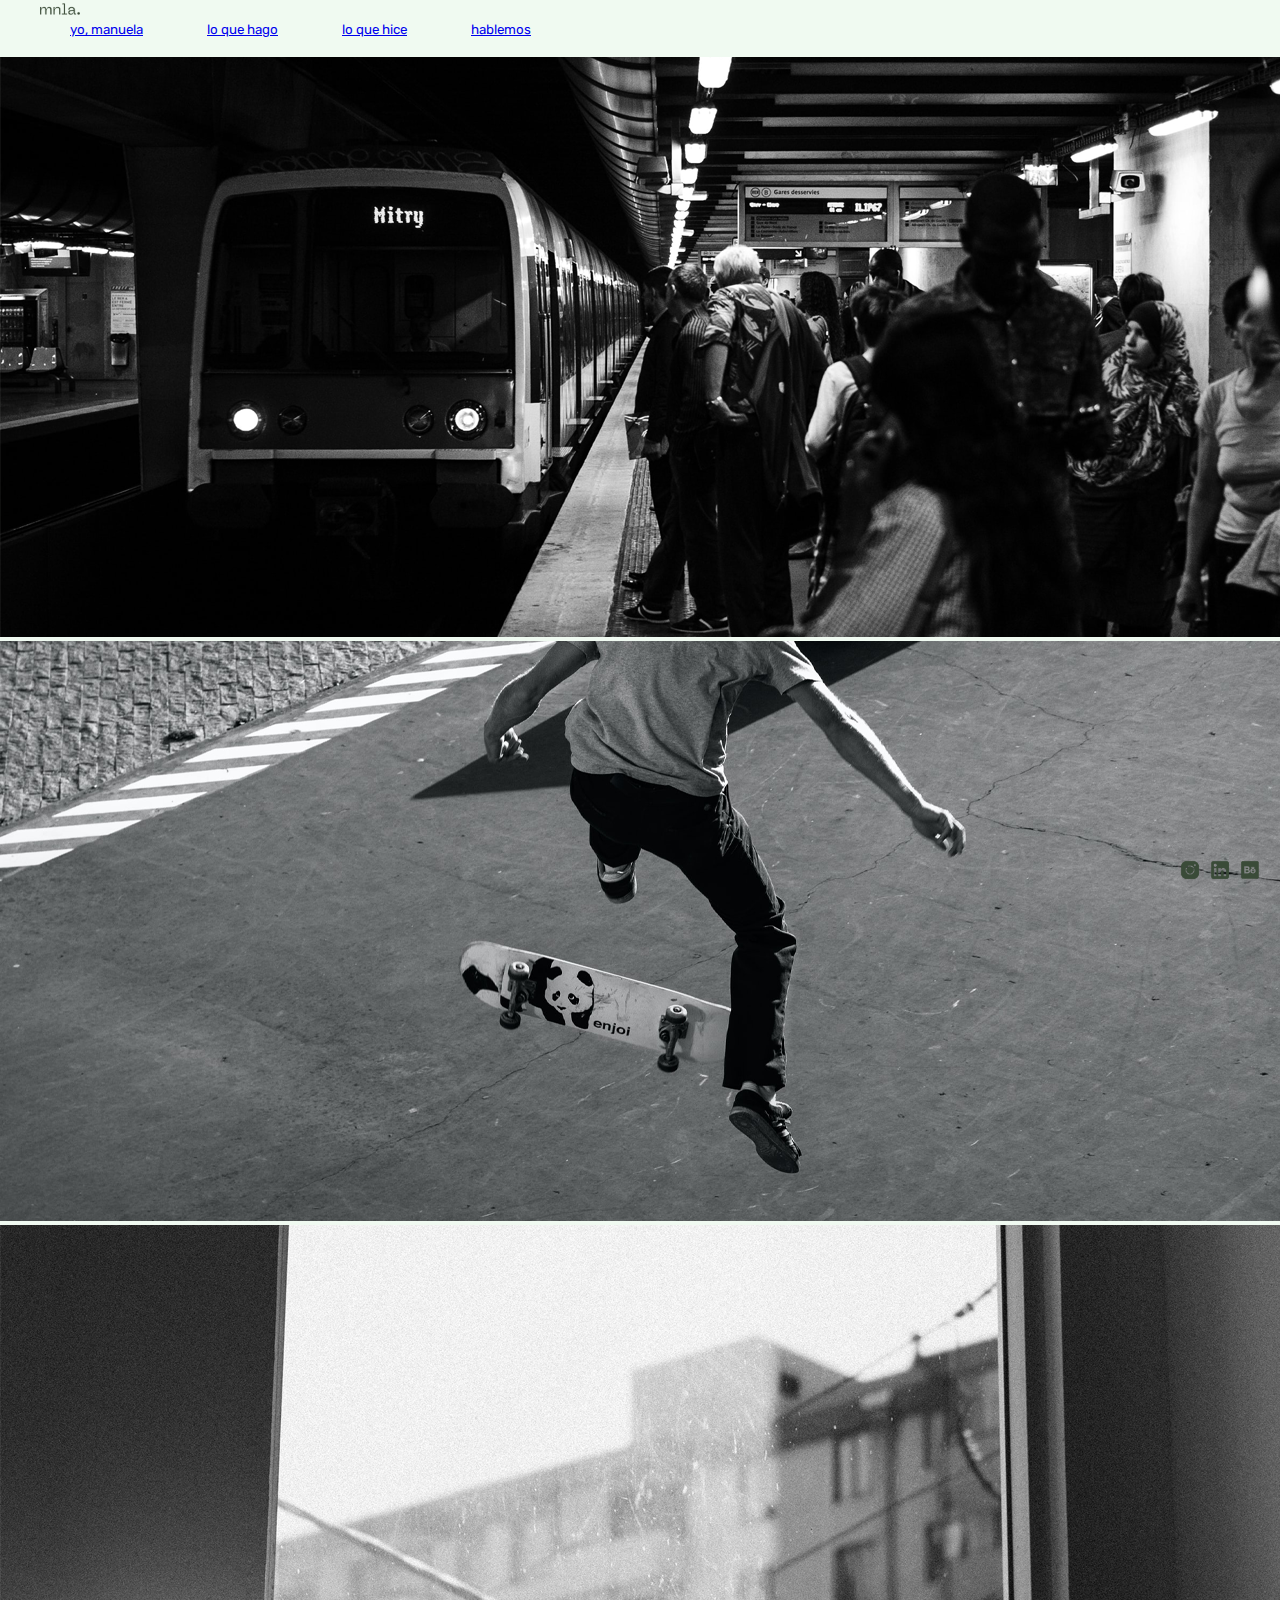
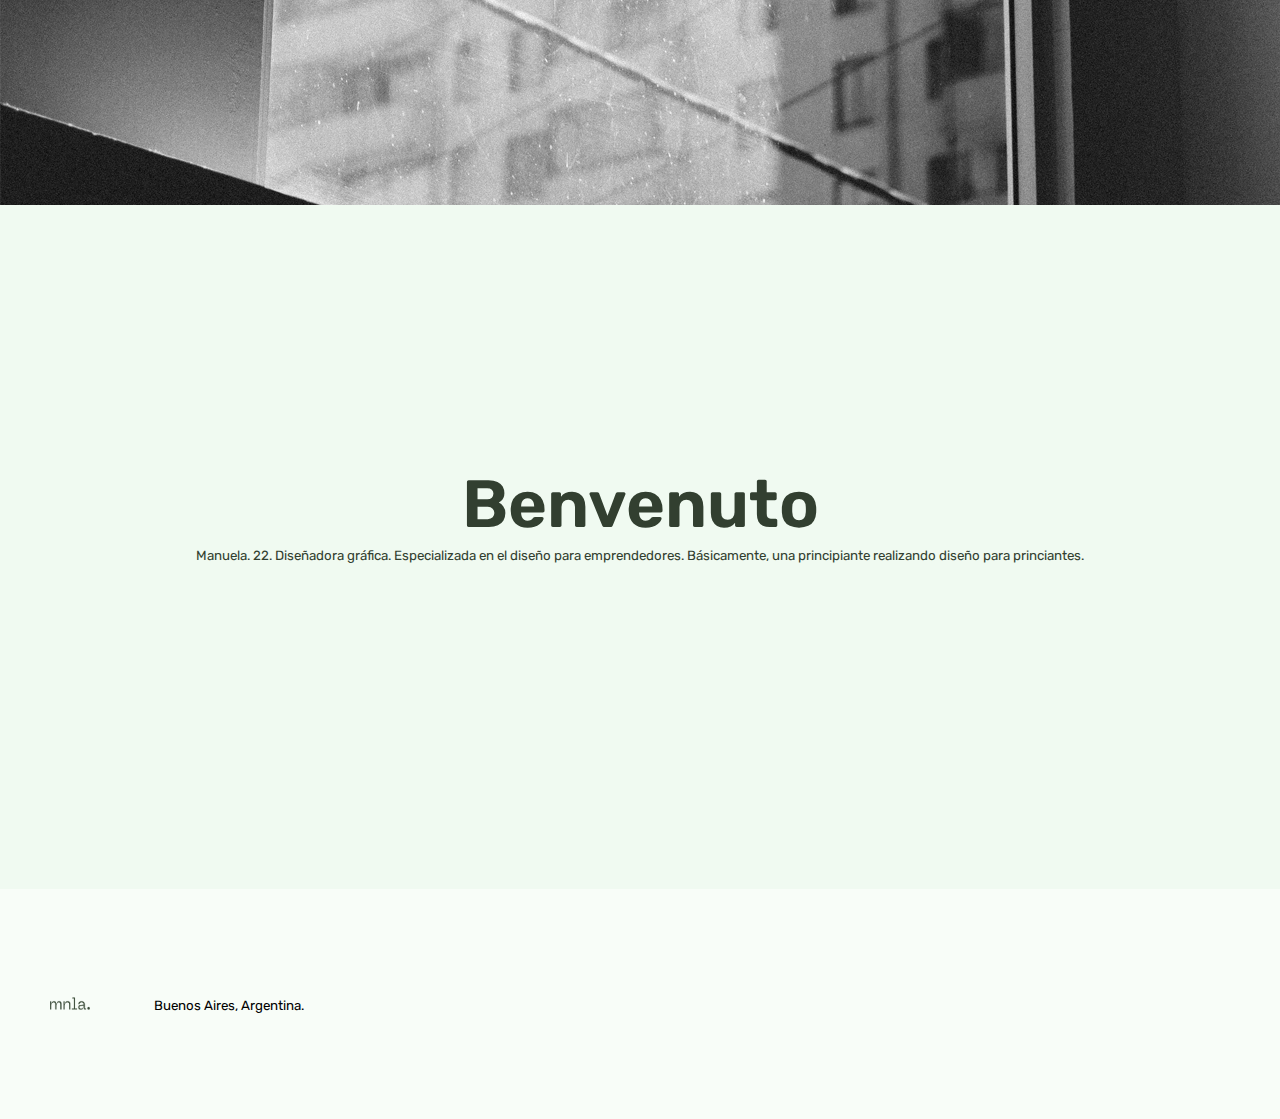
<file: index.html>
<!DOCTYPE html>
<html>
<head>
	<title>mnla. diseño para emprendedores.</title>
   <meta charset="utf-8">
   <meta name=keywords content="diseño, gráfico, branding, web, emprendedores, redes, community">
   <meta name=description content="Diseño de identidad, diseño para redes y diseño de páginas web a medida para nuevos emprendedores y proyectos personales.">

   <meta name="viewport" content="width=device-width, initial-scale=1, shrink-to-fit=no">

  <!-- Bootstrap CSS -->
   <link rel="stylesheet" href="https://cdn.jsdelivr.net/npm/bootstrap@4.5.3/dist/css/bootstrap.min.css" integrity="sha384-TX8t27EcRE3e/ihU7zmQxVncDAy5uIKz4rEkgIXeMed4M0jlfIDPvg6uqKI2xXr2" crossorigin="anonymous">

	 <link rel="stylesheet" type="text/css" href="css/estilos.css">
   <link rel="stylesheet" href="https://cdnjs.cloudflare.com/ajax/libs/animate.css/4.1.1/animate.min.css"/>

</head>

<body>
    <div id=header>
      <div class="container-fluid px-0">
          <nav class="navbar navbar-expand-lg navbar-light bg-light">
            
            <a class="navbar-brand logo" href="index.html"> <img src="media/logo.png" alt="Logo de Manuela" class="logo"></a>
            
            <button class="navbar-toggler" type="button" data-toggle="collapse" data-target="#navbarNav" aria-controls="navbarNav" aria-expanded="false" aria-label="Toggle navigation">
              <span class="navbar-toggler-icon"></span>
            </button>
           
            <div class="collapse navbar-collapse" id="navbarNav">
              <ul class="navbar-nav">
                <li class="nav-item">
                  <a class="nav-link" href="pages/manuela.html">yo, manuela</a>
                </li>
                <li class="nav-item">
                  <a class="nav-link" href="pages/loquehago.html">lo que hago</a>
                </li>
                <li class="nav-item">
                  <a class="nav-link" href="pages/loquehice.html">lo que hice</a>
                </li>
                 <li class="nav-item">
                  <a class="nav-link" href="pages/hablemos.html">hablemos</a>
                </li>
              </ul>
            </div>
          </nav>
      </div>
    </div>

    <div id="carouselExampleCaptions" class="carousel slide" data-ride="carousel">
        <ol class="carousel-indicators">
            <li data-target="#carouselExampleCaptions" data-slide-to="0" class="active"></li>
            <li data-target="#carouselExampleCaptions" data-slide-to="1"></li>
            <li data-target="#carouselExampleCaptions" data-slide-to="2"></li>
        </ol>

        <div class="carousel-inner">

          <div class="carousel-item active">
            <img src="media/b1.png" srcset="media/b1-mob.png 567w, media/b1.png" class="d-block w-100" alt="imagen1">
          </div>

          <div class="carousel-item">
            <img src="media/b2.png" srcset="media/b2-mob.png 567w, media/b2.png"  class="d-block w-100" alt="imagen2">
          </div>

          <div class="carousel-item">
            <img src="media/b3.png" srcset="media/b3-mob.png 567w, media/b3.png"  class="d-block w-100" alt="imagen2">
          </div>
        </div>
    </div>

    <div class="container home content">
      <div class="row">
        <div class="col-12 d-flex flex-column">
           <div class= "content__titulo">Benvenuto</div>
            
           <div> <h1 class= "content__parrafo inter-normal">Manuela. 22. Diseñadora gráfica. Especializada en el diseño para emprendedores. Básicamente, una principiante realizando diseño para princiantes.</h1> </div>
            
           <div class="content__boton wow animate__animated animate__headShake rounded-pill"><a href="pages/manuela.html">¡Vamos a conocerme más!</a></div>
        </div>
      </div>
     </div>

    <div id=footer>
		  <div>
	   		<li><a href="index.html"><img src="media/logo.png" alt="Logo de Manuela" class="logo"></a></li>
		    <li>Buenos Aires, Argentina.</li>
		  </div>
	 </div>

	<div class=redesFijas>
     <a href="https://www.instagram.com/mnlarodriguez/" class= ig-icon>
     <a href="https://www.linkedin.com/in/mnlarodriguez" class= lk-icon>
     <a href="https://www.behance.net/mnlarodriguez" class= bh-icon>
	</div>


<!-- Option 1: jQuery and Bootstrap Bundle (includes Popper) -->
  	<script src="https://code.jquery.com/jquery-3.5.1.slim.min.js" integrity="sha384-DfXdz2htPH0lsSSs5nCTpuj/zy4C+OGpamoFVy38MVBnE+IbbVYUew+OrCXaRkfj" crossorigin="anonymous"></script>

   	<script src="https://cdn.jsdelivr.net/npm/bootstrap@4.5.3/dist/js/bootstrap.bundle.min.js" integrity="sha384-ho+j7jyWK8fNQe+A12Hb8AhRq26LrZ/JpcUGGOn+Y7RsweNrtN/tE3MoK7ZeZDyx" crossorigin="anonymous"></script>

    <script src="wow/wow.js"></script>

    <script>new WOW().init();</script>

</body>
</html>
</file>
<file: css/estilos.css>
@import url("https://fonts.googleapis.com/css2?family=Lora:wght@400;500;600&family=Rubik:wght@300;400;600;800&display=swap");
/* Paleta */
/* F-Sizes */
/* F-Sizes */
/* Mis margenes bottom */
/* line 20, ../../Documents/2021/CODER/portfolio-manuela/scss/_variables.scss */
.mbottom-1 {
  margin-bottom: 10%;
}

/* line 20, ../../Documents/2021/CODER/portfolio-manuela/scss/_variables.scss */
.mbottom-2 {
  margin-bottom: 20%;
}

/* line 20, ../../Documents/2021/CODER/portfolio-manuela/scss/_variables.scss */
.mbottom-3 {
  margin-bottom: 30%;
}

/* line 20, ../../Documents/2021/CODER/portfolio-manuela/scss/_variables.scss */
.mbottom-4 {
  margin-bottom: 40%;
}

/* line 20, ../../Documents/2021/CODER/portfolio-manuela/scss/_variables.scss */
.mbottom-5 {
  margin-bottom: 50%;
}

/* Mis interlineados */
/* line 1, ../../Documents/2021/CODER/portfolio-manuela/scss/_main.scss */
* {
  margin: 0;
  padding: 0;
}

/* line 6, ../../Documents/2021/CODER/portfolio-manuela/scss/_main.scss */
body {
  background-color: #F0FAF1;
  font-family: 'Rubik', sans-serif;
}

/* line 12, ../../Documents/2021/CODER/portfolio-manuela/scss/_main.scss */
#header .navbar-nav {
  padding-left: 40px;
}

/* line 16, ../../Documents/2021/CODER/portfolio-manuela/scss/_main.scss */
#header .bg-light {
  background-color: transparent !important;
}

/* line 20, ../../Documents/2021/CODER/portfolio-manuela/scss/_main.scss */
#header .navbar-light .navbar-toggler {
  margin-right: 40px;
  color: #F0FAF1;
  border-style: none;
}

/* line 24, ../../Documents/2021/CODER/portfolio-manuela/scss/_main.scss */
#header .navbar-light .navbar-toggler .navbar-toggler-icon {
  width: 20px;
}

/* line 30, ../../Documents/2021/CODER/portfolio-manuela/scss/_main.scss */
#footer {
  background-color: #F8FDF8;
  height: 230px;
  width: 100%;
  display: flex;
  flex-direction: row;
  justify-content: space-between;
  align-items: center;
  text-decoration: none;
  list-style-type: none;
}

/* line 42, ../../Documents/2021/CODER/portfolio-manuela/scss/_main.scss */
li {
  list-style: none;
  display: inline-block;
  padding: 0 30px;
  font-size: 10pt;
}

/* line 49, ../../Documents/2021/CODER/portfolio-manuela/scss/_main.scss */
.logo {
  width: 40px;
  margin-left: 20px;
}

/* line 54, ../../Documents/2021/CODER/portfolio-manuela/scss/_main.scss */
.redesFijas {
  position: fixed;
  bottom: 0;
  right: 0;
  margin: 20px;
  width: 80px;
  display: flex;
  flex-direction: row;
  justify-content: space-between;
  align-items: center;
}

/* line 65, ../../Documents/2021/CODER/portfolio-manuela/scss/_main.scss */
.redesFijas .ig-icon {
  width: 20px;
  height: 20px;
  background-image: url("../media/ig.png");
  background-repeat: no-repeat;
  background-size: cover;
  background-position: center;
}

/* line 65, ../../Documents/2021/CODER/portfolio-manuela/scss/_main.scss */
.redesFijas .lk-icon {
  width: 20px;
  height: 20px;
  background-image: url("../media/lk.png");
  background-repeat: no-repeat;
  background-size: cover;
  background-position: center;
}

/* line 65, ../../Documents/2021/CODER/portfolio-manuela/scss/_main.scss */
.redesFijas .bh-icon {
  width: 20px;
  height: 20px;
  background-image: url("../media/bh.png");
  background-repeat: no-repeat;
  background-size: cover;
  background-position: center;
}

/* line 78, ../../Documents/2021/CODER/portfolio-manuela/scss/_main.scss */
.inter-fino {
  line-height: 3rem;
}

/* line 78, ../../Documents/2021/CODER/portfolio-manuela/scss/_main.scss */
.inter-normal {
  line-height: 1.5rem;
}

/* line 78, ../../Documents/2021/CODER/portfolio-manuela/scss/_main.scss */
.inter-grande {
  line-height: 2rem;
}

/* line 85, ../../Documents/2021/CODER/portfolio-manuela/scss/_main.scss */
.content .content__titulo, .content .content__titulo--claro {
  color: #323f30;
  font-size: 50pt;
  font-weight: 600;
}

/* line 88, ../../Documents/2021/CODER/portfolio-manuela/scss/_main.scss */
.content .content__titulo--claro {
  color: #98B99B;
  font-weight: 400;
}

/* line 93, ../../Documents/2021/CODER/portfolio-manuela/scss/_main.scss */
.content .content__subtitulo {
  color: #98B99B;
  font-size: 25pt;
  font-weight: 400;
}

/* line 96, ../../Documents/2021/CODER/portfolio-manuela/scss/_main.scss */
.content .content__parrafo {
  color: #323f30;
  font-size: 10pt;
  font-weight: 400;
}

/* line 99, ../../Documents/2021/CODER/portfolio-manuela/scss/_main.scss */
.content .content__boton {
  display: inline-block;
  padding: 0.5em 1.5em;
  margin: auto;
  margin-top: 30px;
  background: #323f30;
  transition: all 500ms ease-in-out;
  width: 250px;
}

/* line 9, ../../Documents/2021/CODER/portfolio-manuela/scss/_mixin.scss */
.content .content__boton a {
  color: #F8FDF8;
  text-decoration: none;
}

/* line 13, ../../Documents/2021/CODER/portfolio-manuela/scss/_mixin.scss */
.content .content__boton:hover {
  transform: translate(30px, 20px);
  background: #98B99B;
  transform: scale(1.1);
}

/* line 1, ../../Documents/2021/CODER/portfolio-manuela/scss/_secciones.scss */
.home {
  margin: auto;
  padding: 60px;
  padding-top: 20%;
  padding-bottom: 20%;
  text-align: center;
}

/* line 9, ../../Documents/2021/CODER/portfolio-manuela/scss/_secciones.scss */
.form {
  margin: auto;
  padding-top: 60px;
}

/* line 12, ../../Documents/2021/CODER/portfolio-manuela/scss/_secciones.scss */
.form .form__opciones {
  color: #323f30;
  font-size: 10pt;
  line-height: 15pt;
}

/* line 17, ../../Documents/2021/CODER/portfolio-manuela/scss/_secciones.scss */
.form .form__padding {
  padding-bottom: 10%;
}

/* line 20, ../../Documents/2021/CODER/portfolio-manuela/scss/_secciones.scss */
.form .form__etiquetas {
  color: #98B99B;
  font-size: 13pt;
  line-height: 15pt;
}

/* line 27, ../../Documents/2021/CODER/portfolio-manuela/scss/_secciones.scss */
.port {
  margin: auto;
  padding-top: 60px;
}

/* line 32, ../../Documents/2021/CODER/portfolio-manuela/scss/_secciones.scss */
.prod {
  margin: auto;
}

/* line 34, ../../Documents/2021/CODER/portfolio-manuela/scss/_secciones.scss */
.prod .prod__pic {
  width: 100%;
  margin: auto;
}

/* line 40, ../../Documents/2021/CODER/portfolio-manuela/scss/_secciones.scss */
.mnla {
  height: 100%;
  margin: auto;
  padding-top: 60px;
}

/* line 44, ../../Documents/2021/CODER/portfolio-manuela/scss/_secciones.scss */
.mnla .mnla__padding {
  padding-right: 50px;
  padding-top: 30%;
  padding-bottom: 10%;
}

/* line 49, ../../Documents/2021/CODER/portfolio-manuela/scss/_secciones.scss */
.mnla .mnla__pic {
  background-image: url("../media/y1.png");
  width: 100%;
}

/*# sourceMappingURL=estilos.css.map */
</file>
